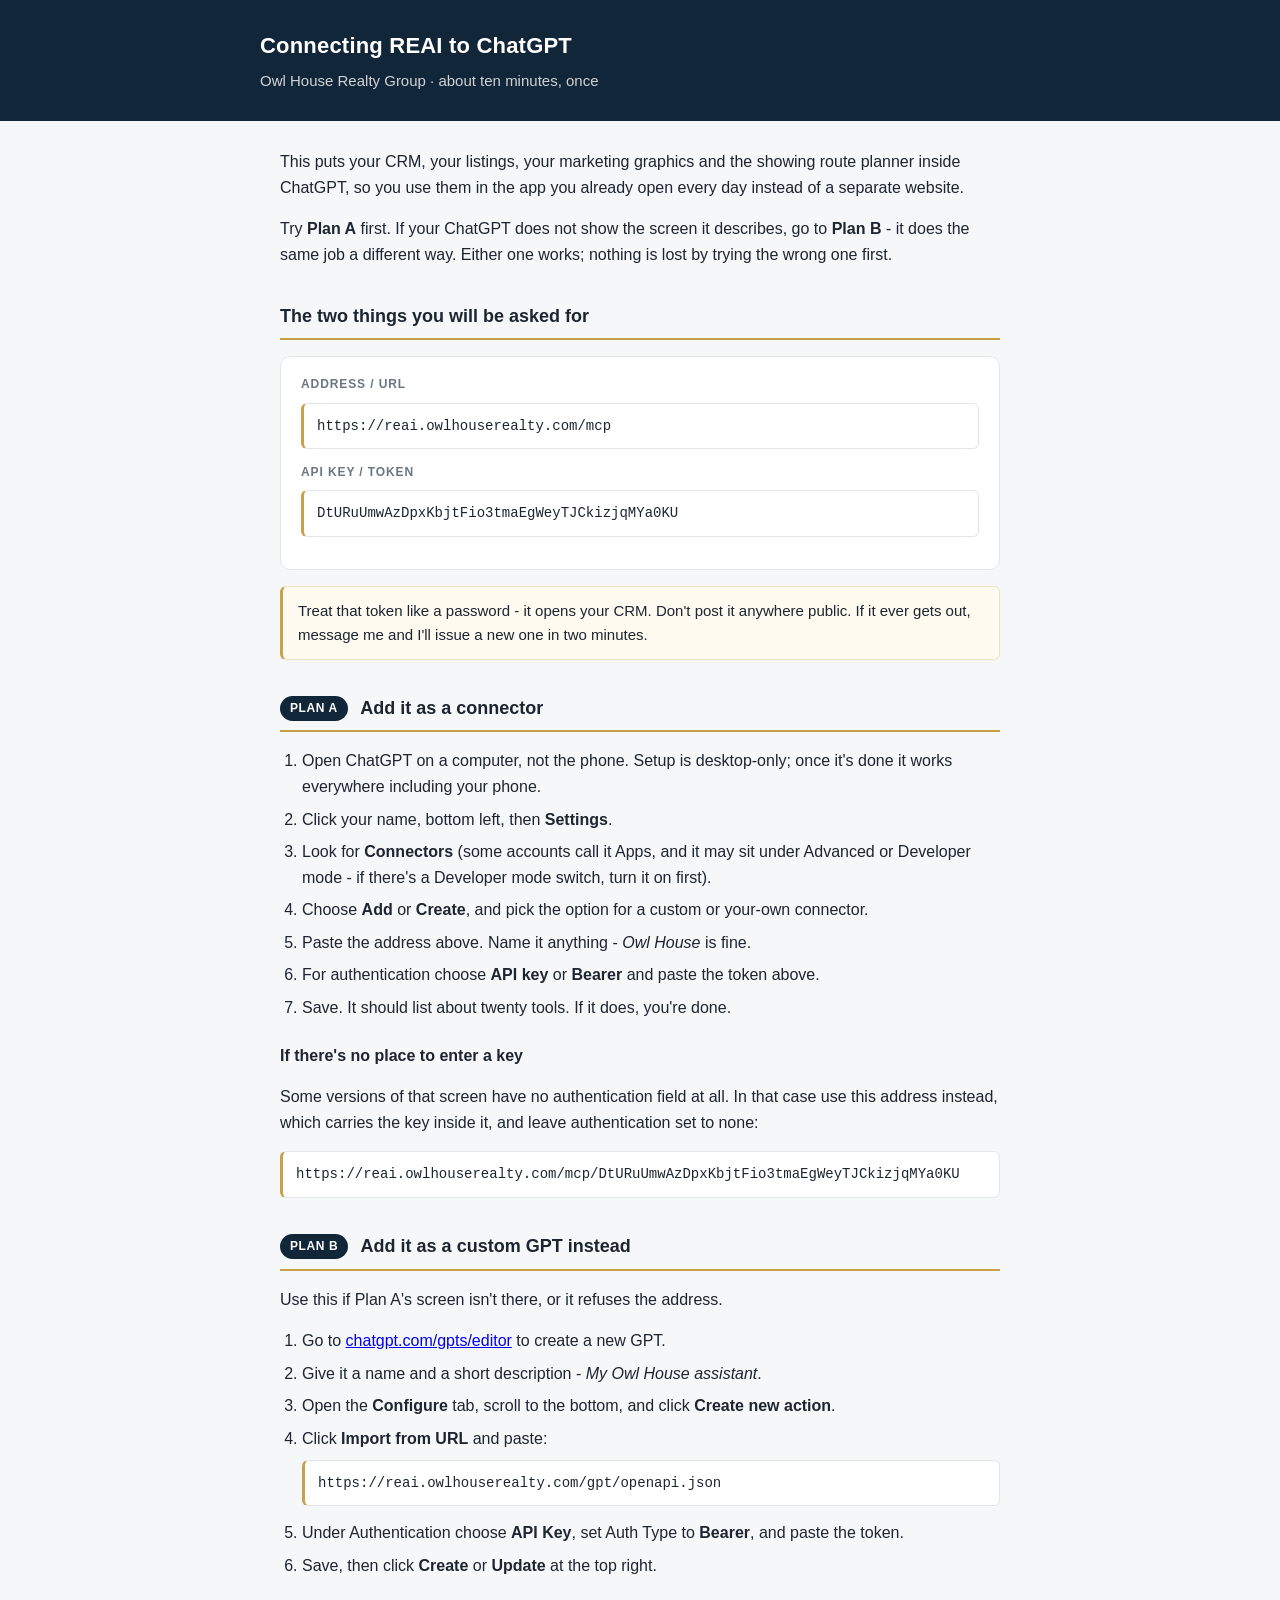
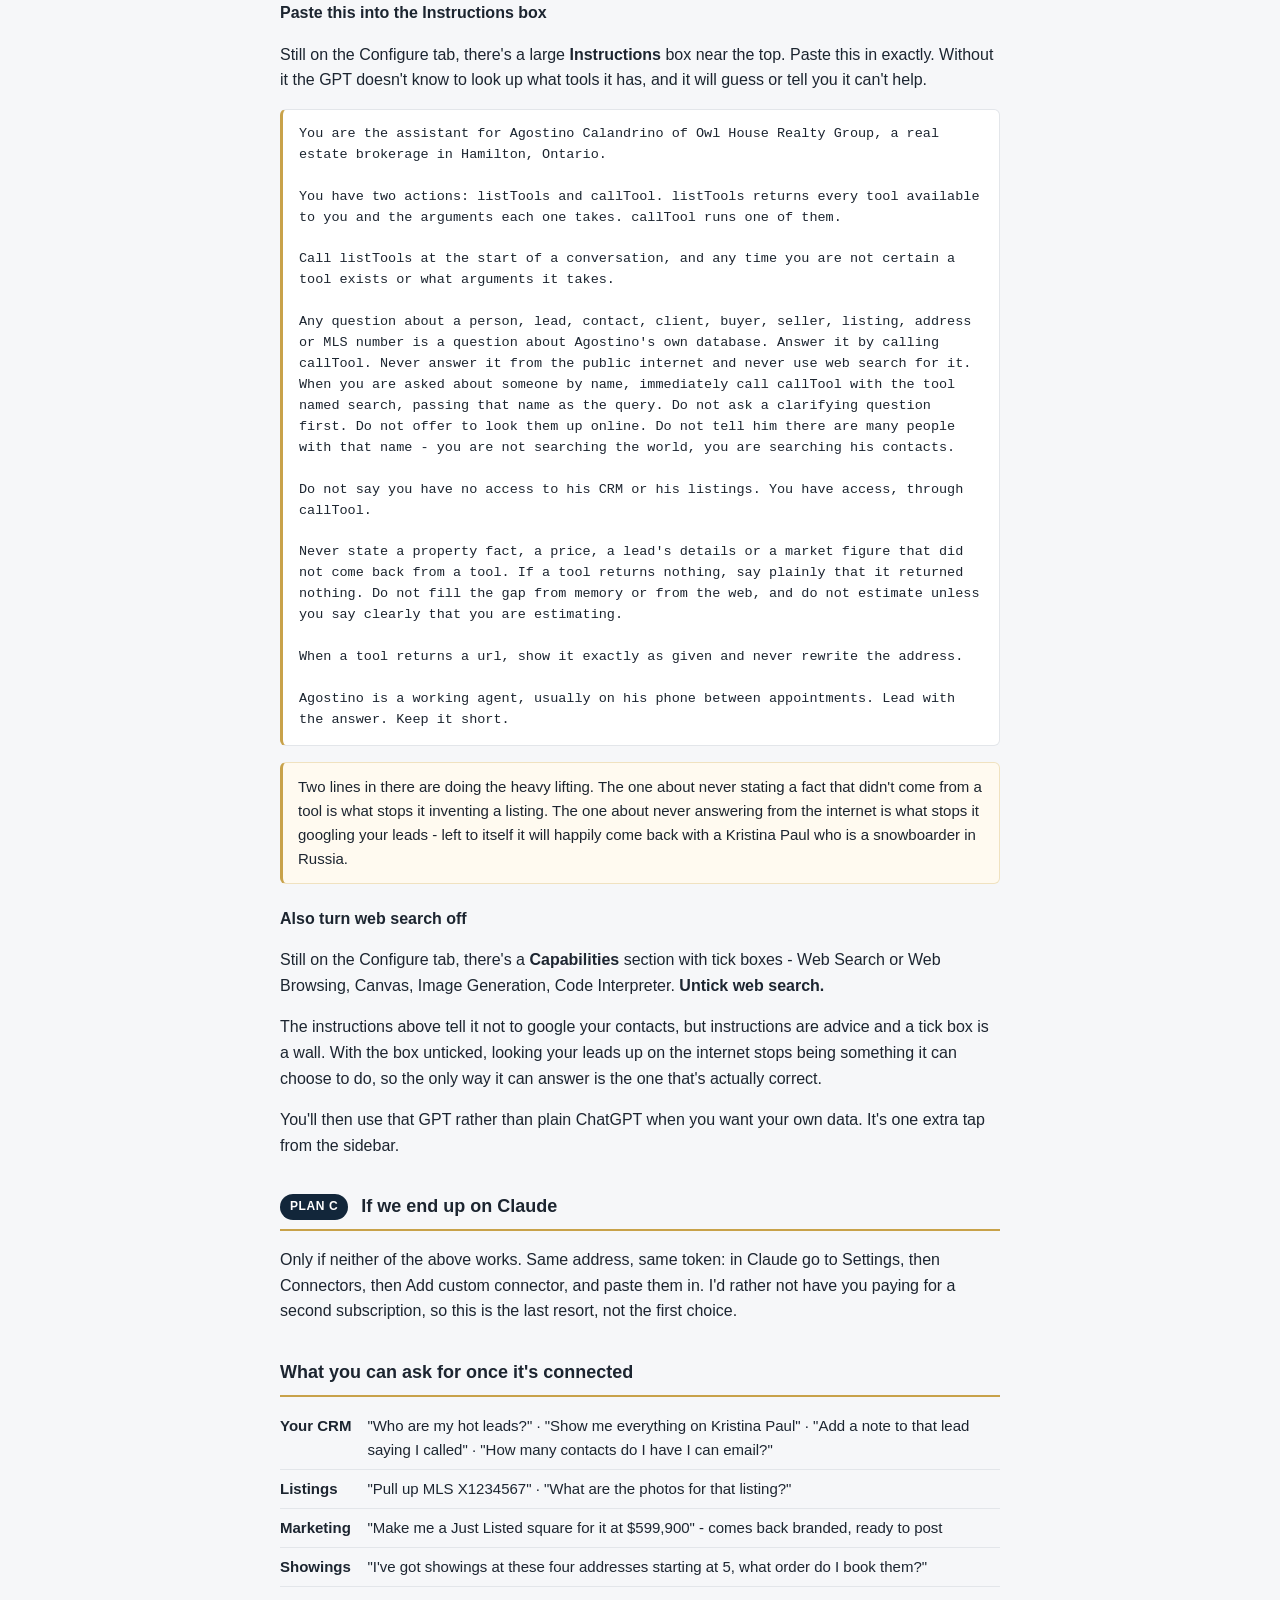
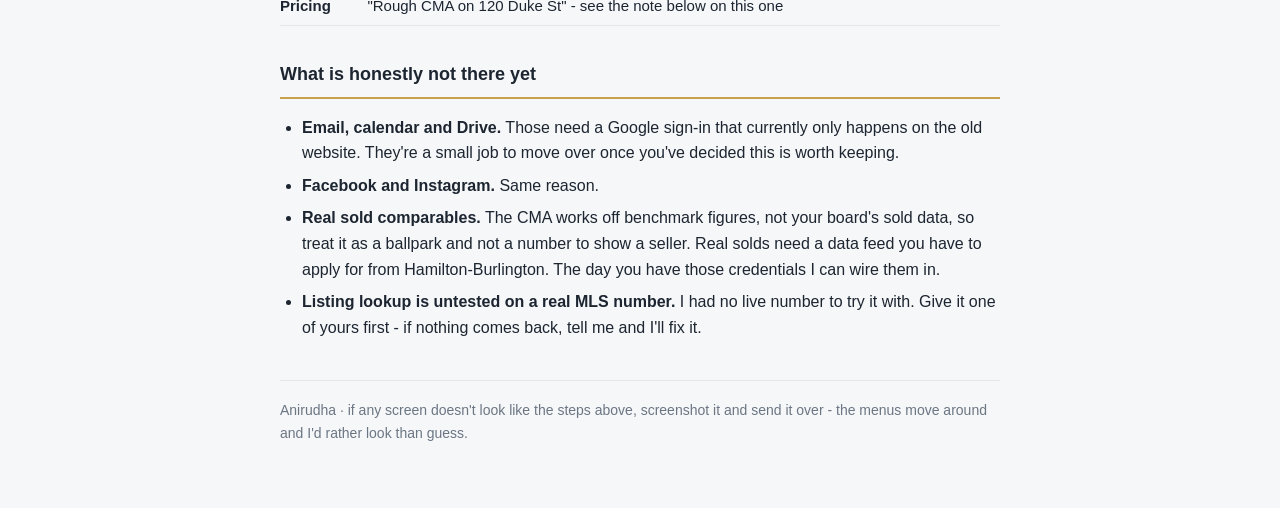
<file: app/static/connector-setup.html>
<!doctype html>
<html lang="en">
<head>
<meta charset="utf-8">
<meta name="viewport" content="width=device-width, initial-scale=1">
<title>REAI connector - setup</title>
<style>
  :root { --navy:#12263A; --gold:#C8A24A; --ink:#1c2530; --line:#e3e6ea; }
  * { box-sizing:border-box; }
  body { margin:0; background:#f6f7f9; color:var(--ink);
         font:16px/1.6 -apple-system,BlinkMacSystemFont,"Segoe UI",Roboto,Helvetica,Arial,sans-serif; }
  .wrap { max-width:760px; margin:0 auto; padding:0 20px 64px; }
  header { background:var(--navy); color:#fff; padding:28px 20px; margin-bottom:28px; }
  header .inner { max-width:760px; margin:0 auto; }
  header h1 { margin:0 0 6px; font-size:22px; letter-spacing:.2px; }
  header p { margin:0; opacity:.8; font-size:15px; }
  h2 { font-size:18px; margin:34px 0 10px; padding-bottom:8px; border-bottom:2px solid var(--gold); }
  h3 { font-size:16px; margin:22px 0 8px; }
  ol, ul { padding-left:22px; }
  li { margin:7px 0; }
  code, .field { font-family:ui-monospace,SFMono-Regular,Menlo,Consolas,monospace; font-size:14px; }
  .field { display:block; background:#fff; border:1px solid var(--line); border-left:3px solid var(--gold);
           border-radius:6px; padding:11px 13px; margin:8px 0 14px; word-break:break-all; }
  .label { font-size:12px; text-transform:uppercase; letter-spacing:.9px; color:#6b7683;
           margin-bottom:2px; font-weight:600; }
  .card { background:#fff; border:1px solid var(--line); border-radius:10px; padding:18px 20px; margin:16px 0; }
  .note { background:#fffaf0; border:1px solid #f0e2c0; border-left:3px solid var(--gold);
          border-radius:6px; padding:12px 15px; margin:16px 0; font-size:15px; }
  .plan { display:inline-block; background:var(--navy); color:#fff; font-size:12px; font-weight:700;
          letter-spacing:.6px; padding:3px 10px; border-radius:20px; margin-right:8px; vertical-align:2px; }
  table { width:100%; border-collapse:collapse; margin:10px 0; font-size:15px; }
  td { padding:7px 10px 7px 0; border-bottom:1px solid var(--line); vertical-align:top; }
  td:first-child { font-weight:600; white-space:nowrap; padding-right:16px; }
  footer { margin-top:40px; padding-top:18px; border-top:1px solid var(--line); font-size:14px; color:#6b7683; }
  pre.paste { background:#fff; border:1px solid var(--line); border-left:3px solid var(--gold);
              border-radius:6px; padding:14px 16px; font-size:13.5px; line-height:1.55;
              white-space:pre-wrap; word-break:break-word; overflow-x:auto; }
</style>
</head>
<body>

<header><div class="inner">
  <h1>Connecting REAI to ChatGPT</h1>
  <p>Owl House Realty Group &middot; about ten minutes, once</p>
</div></header>

<div class="wrap">

<p>This puts your CRM, your listings, your marketing graphics and the showing route
planner inside ChatGPT, so you use them in the app you already open every day
instead of a separate website.</p>

<p>Try <strong>Plan A</strong> first. If your ChatGPT does not show the screen it
describes, go to <strong>Plan B</strong> - it does the same job a different way.
Either one works; nothing is lost by trying the wrong one first.</p>

<h2>The two things you will be asked for</h2>

<div class="card">
  <div class="label">Address / URL</div>
  <span class="field">https://reai.owlhouserealty.com/mcp</span>
  <div class="label">API key / token</div>
  <span class="field">DtURuUmwAzDpxKbjtFio3tmaEgWeyTJCkizjqMYa0KU</span>
</div>

<div class="note">
  Treat that token like a password - it opens your CRM. Don't post it anywhere
  public. If it ever gets out, message me and I'll issue a new one in two minutes.
</div>

<h2><span class="plan">PLAN A</span> Add it as a connector</h2>

<ol>
  <li>Open ChatGPT on a computer, not the phone. Setup is desktop-only; once it's
      done it works everywhere including your phone.</li>
  <li>Click your name, bottom left, then <strong>Settings</strong>.</li>
  <li>Look for <strong>Connectors</strong> (some accounts call it Apps, and it may
      sit under Advanced or Developer mode - if there's a Developer mode switch,
      turn it on first).</li>
  <li>Choose <strong>Add</strong> or <strong>Create</strong>, and pick the option
      for a custom or your-own connector.</li>
  <li>Paste the address above. Name it anything - <em>Owl House</em> is fine.</li>
  <li>For authentication choose <strong>API key</strong> or <strong>Bearer</strong>
      and paste the token above.</li>
  <li>Save. It should list about twenty tools. If it does, you're done.</li>
</ol>

<h3>If there's no place to enter a key</h3>
<p>Some versions of that screen have no authentication field at all. In that case
use this address instead, which carries the key inside it, and leave
authentication set to none:</p>
<span class="field">https://reai.owlhouserealty.com/mcp/DtURuUmwAzDpxKbjtFio3tmaEgWeyTJCkizjqMYa0KU</span>

<h2><span class="plan">PLAN B</span> Add it as a custom GPT instead</h2>

<p>Use this if Plan A's screen isn't there, or it refuses the address.</p>

<ol>
  <li>Go to <a href="https://chatgpt.com/gpts/editor">chatgpt.com/gpts/editor</a>
      to create a new GPT.</li>
  <li>Give it a name and a short description - <em>My Owl House assistant</em>.</li>
  <li>Open the <strong>Configure</strong> tab, scroll to the bottom, and click
      <strong>Create new action</strong>.</li>
  <li>Click <strong>Import from URL</strong> and paste:
      <span class="field">https://reai.owlhouserealty.com/gpt/openapi.json</span></li>
  <li>Under Authentication choose <strong>API Key</strong>, set Auth Type to
      <strong>Bearer</strong>, and paste the token.</li>
  <li>Save, then click <strong>Create</strong> or <strong>Update</strong> at the
      top right.</li>
</ol>

<h3>Paste this into the Instructions box</h3>
<p>Still on the Configure tab, there's a large <strong>Instructions</strong> box near
the top. Paste this in exactly. Without it the GPT doesn't know to look up what
tools it has, and it will guess or tell you it can't help.</p>

<pre class="paste">You are the assistant for Agostino Calandrino of Owl House Realty Group, a real estate brokerage in Hamilton, Ontario.

You have two actions: listTools and callTool. listTools returns every tool available to you and the arguments each one takes. callTool runs one of them.

Call listTools at the start of a conversation, and any time you are not certain a tool exists or what arguments it takes.

Any question about a person, lead, contact, client, buyer, seller, listing, address or MLS number is a question about Agostino's own database. Answer it by calling callTool. Never answer it from the public internet and never use web search for it. When you are asked about someone by name, immediately call callTool with the tool named search, passing that name as the query. Do not ask a clarifying question first. Do not offer to look them up online. Do not tell him there are many people with that name - you are not searching the world, you are searching his contacts.

Do not say you have no access to his CRM or his listings. You have access, through callTool.

Never state a property fact, a price, a lead's details or a market figure that did not come back from a tool. If a tool returns nothing, say plainly that it returned nothing. Do not fill the gap from memory or from the web, and do not estimate unless you say clearly that you are estimating.

When a tool returns a url, show it exactly as given and never rewrite the address.

Agostino is a working agent, usually on his phone between appointments. Lead with the answer. Keep it short.</pre>

<div class="note">
  Two lines in there are doing the heavy lifting. The one about never stating a
  fact that didn't come from a tool is what stops it inventing a listing. The one
  about never answering from the internet is what stops it googling your leads -
  left to itself it will happily come back with a Kristina Paul who is a
  snowboarder in Russia.
</div>

<h3>Also turn web search off</h3>
<p>Still on the Configure tab, there's a <strong>Capabilities</strong> section with
tick boxes - Web Search or Web Browsing, Canvas, Image Generation, Code
Interpreter. <strong>Untick web search.</strong></p>
<p>The instructions above tell it not to google your contacts, but instructions are
advice and a tick box is a wall. With the box unticked, looking your leads up on
the internet stops being something it can choose to do, so the only way it can
answer is the one that's actually correct.</p>

<p>You'll then use that GPT rather than plain ChatGPT when you want your own data.
It's one extra tap from the sidebar.</p>

<h2><span class="plan">PLAN C</span> If we end up on Claude</h2>

<p>Only if neither of the above works. Same address, same token: in Claude go to
Settings, then Connectors, then Add custom connector, and paste them in. I'd
rather not have you paying for a second subscription, so this is the last resort,
not the first choice.</p>

<h2>What you can ask for once it's connected</h2>

<table>
  <tr><td>Your CRM</td><td>"Who are my hot leads?" &middot; "Show me everything on Kristina Paul" &middot; "Add a note to that lead saying I called" &middot; "How many contacts do I have I can email?"</td></tr>
  <tr><td>Listings</td><td>"Pull up MLS X1234567" &middot; "What are the photos for that listing?"</td></tr>
  <tr><td>Marketing</td><td>"Make me a Just Listed square for it at $599,900" - comes back branded, ready to post</td></tr>
  <tr><td>Showings</td><td>"I've got showings at these four addresses starting at 5, what order do I book them?"</td></tr>
  <tr><td>Pricing</td><td>"Rough CMA on 120 Duke St" - see the note below on this one</td></tr>
</table>

<h2>What is honestly not there yet</h2>

<ul>
  <li><strong>Email, calendar and Drive.</strong> Those need a Google sign-in that
      currently only happens on the old website. They're a small job to move over
      once you've decided this is worth keeping.</li>
  <li><strong>Facebook and Instagram.</strong> Same reason.</li>
  <li><strong>Real sold comparables.</strong> The CMA works off benchmark figures,
      not your board's sold data, so treat it as a ballpark and not a number to
      show a seller. Real solds need a data feed you have to apply for from
      Hamilton-Burlington. The day you have those credentials I can wire them in.</li>
  <li><strong>Listing lookup is untested on a real MLS number.</strong> I had no
      live number to try it with. Give it one of yours first - if nothing comes
      back, tell me and I'll fix it.</li>
</ul>

<footer>
  Anirudha &middot; if any screen doesn't look like the steps above, screenshot it
  and send it over - the menus move around and I'd rather look than guess.
</footer>

</div>
</body>
</html>
</file>
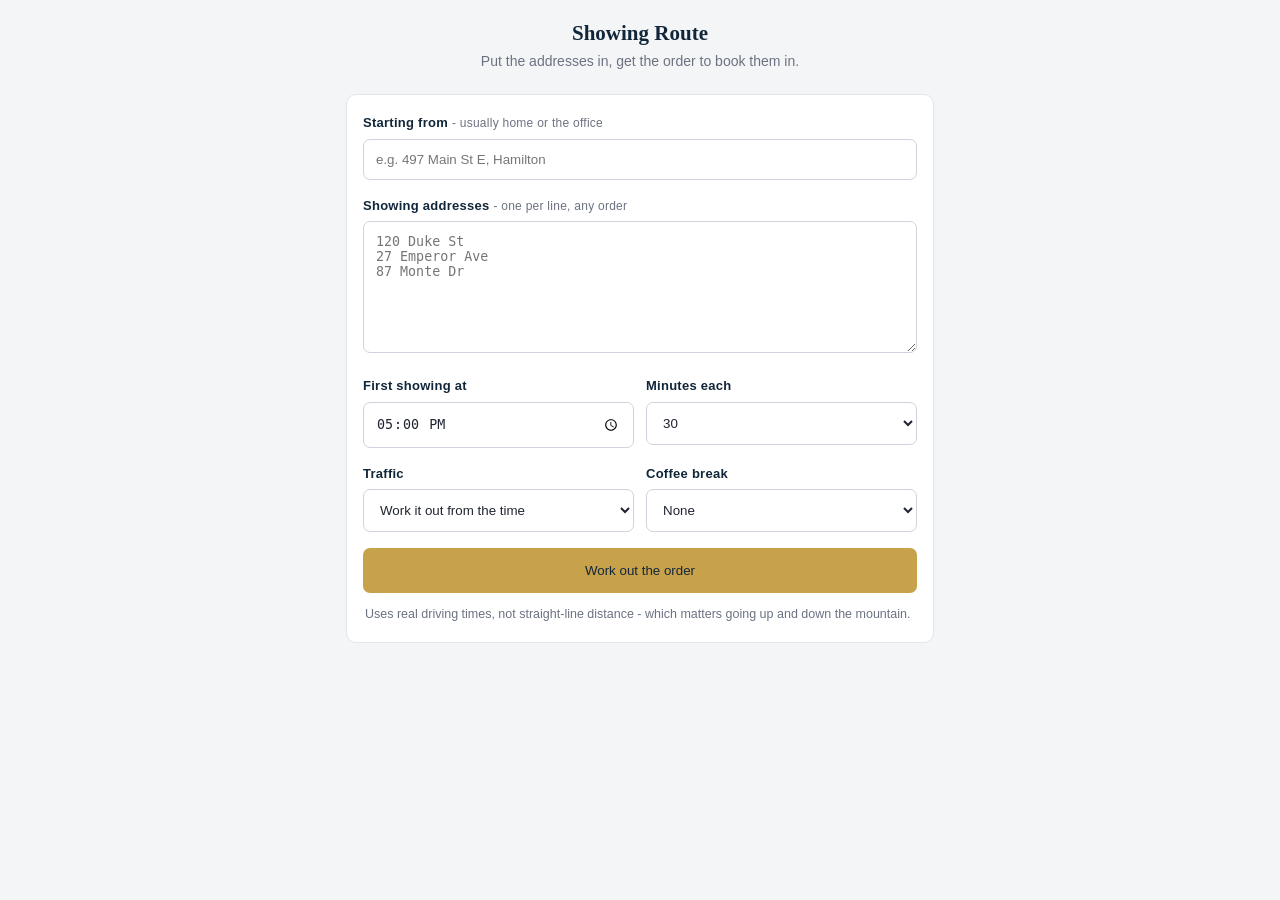
<file: app/static/showings.html>
<!DOCTYPE html>
<html lang="en">
<head>
<meta charset="utf-8">
<meta name="viewport" content="width=device-width, initial-scale=1, viewport-fit=cover">
<meta name="theme-color" content="#12263A">
<title>Showing Route - Owl House Realty</title>
<style>
  :root { --navy:#12263A; --gold:#C8A24A; --line:#e2e5ea; --muted:#6b7280; }
  * { box-sizing:border-box; -webkit-text-size-adjust:100%; }
  body { margin:0; background:#f4f5f7; color:#1f2430;
         font:16px/1.5 -apple-system,BlinkMacSystemFont,"Segoe UI",Arial,sans-serif; }
  .wrap { max-width:620px; margin:0 auto; padding:20px 16px 56px; }
  header { text-align:center; margin-bottom:22px; }
  h1 { margin:0 0 4px; font:600 21px/1.3 Georgia,serif; color:var(--navy); }
  header p { margin:0; color:var(--muted); font-size:14px; }
  .card { background:#fff; border:1px solid var(--line); border-radius:10px;
          padding:18px 16px; margin-bottom:16px; }
  label { display:block; font-size:13px; font-weight:600; color:var(--navy);
          margin-bottom:6px; letter-spacing:.02em; }
  .hint { font-weight:400; color:var(--muted); font-size:12px; }
  input, textarea, select {
    width:100%; padding:12px 12px; border:1px solid #cfd4dc; border-radius:7px;
    font:16px/1.45 inherit; background:#fff; color:inherit; }
  textarea { min-height:132px; resize:vertical; }
  input:focus, textarea:focus, select:focus { outline:2px solid var(--gold); outline-offset:-1px; border-color:var(--gold); }
  .row { display:flex; gap:12px; }
  .row > div { flex:1; min-width:0; }
  .field { margin-bottom:16px; }
  .field:last-child { margin-bottom:0; }
  button.go { width:100%; padding:15px; border:0; border-radius:7px; background:var(--gold);
              color:var(--navy); font:700 16px/1 inherit; cursor:pointer; }
  button.go:disabled { opacity:.55; cursor:default; }
  .stop { display:flex; gap:13px; padding:14px 0; border-top:1px solid var(--line); }
  .stop:first-child { border-top:0; padding-top:2px; }
  .num { flex:0 0 30px; height:30px; border-radius:50%; background:var(--navy); color:#fff;
         font:700 14px/30px inherit; text-align:center; }
  .stop .addr { font-weight:600; color:var(--navy); overflow-wrap:anywhere; }
  .stop .meta { font-size:13px; color:var(--muted); margin-top:3px; }
  .stop .vague { color:#8a6410; font-weight:600; }
  .time { margin-left:auto; text-align:right; font-weight:700; color:var(--navy);
          white-space:nowrap; padding-left:8px; }
  .banner { padding:12px 14px; border-radius:7px; font-size:14px; margin-bottom:14px; }
  .warn { background:#fff7e6; border:1px solid #f0d9a8; color:#7a5a12; }
  .rush { background:#c0392b; border:1px solid #a93226; color:#fff; font-weight:700; }
  .rush span { display:block; font-weight:400; margin-top:4px; font-size:13.5px; opacity:.95; }
  .qr { text-align:center; margin-top:14px; }
  .qr img { margin-top:10px; }
  .bad  { background:#fdecec; border:1px solid #f3c3c3; color:#8a2020; }
  .summary { display:flex; justify-content:space-between; gap:10px; font-size:14px;
             color:var(--muted); border-top:1px solid var(--line); padding-top:13px; margin-top:4px; }
  .summary b { color:var(--navy); display:block; font-size:16px; }
  a.maps { display:block; text-align:center; padding:15px; border-radius:7px;
           background:var(--navy); color:#fff; text-decoration:none; font-weight:700; }
  a.maps.alt { background:#fff; color:var(--navy); border:1px solid var(--navy);
               margin-top:10px; font-weight:600; }
  .num.brk { background:#fff; border:1px dashed #c3c8d0; color:#6b7280; line-height:28px; }
  .note { font-size:12.5px; color:var(--muted); margin:12px 2px 0; }
  #out { display:none; }
</style>
</head>
<body>
<div class="wrap">
  <header>
    <h1>Showing Route</h1>
    <p>Put the addresses in, get the order to book them in.</p>
  </header>

  <div class="card">
    <div class="field">
      <label for="home">Starting from <span class="hint">- usually home or the office</span></label>
      <input id="home" placeholder="e.g. 497 Main St E, Hamilton" autocomplete="off">
    </div>
    <div class="field">
      <label for="addrs">Showing addresses <span class="hint">- one per line, any order</span></label>
      <textarea id="addrs" placeholder="120 Duke St&#10;27 Emperor Ave&#10;87 Monte Dr"></textarea>
    </div>
    <div class="row field">
      <div>
        <label for="start">First showing at</label>
        <input id="start" type="time" value="17:00">
      </div>
      <div>
        <label for="mins">Minutes each</label>
        <select id="mins">
          <option>15</option><option>20</option><option selected>30</option>
          <option>45</option><option>60</option>
        </select>
      </div>
    </div>
    <div class="row field">
      <div>
        <label for="traffic">Traffic</label>
        <select id="traffic">
          <option value="auto" selected>Work it out from the time</option>
          <option value="rush">Rush hour</option>
          <option value="normal">Normal</option>
          <option value="light">Clear roads</option>
        </select>
      </div>
      <div>
        <label for="brk">Coffee break</label>
        <select id="brk">
          <option value="0" selected>None</option>
          <!-- A three-showing night is his agent's normal, and a break after
               the last one is not a break. Without this, the option was
               unusable on exactly the run he described. -->
          <option value="2">15 min after the 2nd</option>
          <option value="3">15 min after the 3rd</option>
          <option value="4">15 min after the 4th</option>
        </select>
      </div>
    </div>
    <button class="go" id="go">Work out the order</button>
    <p class="note">Uses real driving times, not straight-line distance - which matters
      going up and down the mountain.</p>
  </div>

  <div id="out"></div>
</div>

<script>
const $ = id => document.getElementById(id);
const esc = s => String(s).replace(/[&<>"]/g, c => ({'&':'&amp;','<':'&lt;','>':'&gt;','"':'&quot;'}[c]));

$('go').addEventListener('click', async () => {
  const home = $('home').value.trim();
  const addresses = $('addrs').value.split('\n').map(s => s.trim()).filter(Boolean);
  const btn = $('go'), out = $('out');

  if (!home)               return show(`<div class="banner bad">Enter the address you're starting from.</div>`);
  if (addresses.length < 2) return show(`<div class="banner bad">Enter at least two showing addresses.</div>`);

  btn.disabled = true;
  btn.textContent = 'Looking up the addresses…';
  out.style.display = 'none';

  try {
    const res = await fetch('/api/showings/route', {
      method: 'POST',
      headers: {'Content-Type': 'application/json'},
      body: JSON.stringify({
        home, addresses,
        start: $('start').value || '17:00',
        showing_minutes: parseInt($('mins').value, 10) || 30,
        traffic: $('traffic').value,
        break_after: parseInt($('brk').value, 10) || 0
      })
    });
    render(await res.json());
  } catch (e) {
    show(`<div class="banner bad">Couldn't reach the server. Check your signal and try again.</div>`);
  } finally {
    btn.disabled = false;
    btn.textContent = 'Work out the order';
  }
});

// A postal code is what actually rescues these - some newer streets have no
// house numbers in the free map data at all, and no amount of respelling the
// street type will find them.
function notFound(list) {
  return `<div class="banner warn">Couldn't find: ${list.map(esc).join(', ')}.
          Add the postal code to those ones - that nearly always finds them.</div>`;
}

function show(html) {
  const out = $('out');
  out.innerHTML = html;
  out.style.display = 'block';
  out.scrollIntoView({behavior: 'smooth', block: 'start'});
}

function render(d) {
  if (!d.ok) {
    let html = `<div class="banner bad">${esc(d.error || 'Something went wrong.')}</div>`;
    if (d.not_found && d.not_found.length) html += notFound(d.not_found);
    return show(html);
  }

  let html = '';
  if (d.rush_alert)
    html += `<div class="banner rush">Rush hour<span>${esc(d.rush_advice)}</span></div>`;
  if (d.not_found && d.not_found.length) html += notFound(d.not_found);
  (d.warnings || []).forEach(w => { html += `<div class="banner warn">${esc(w)}</div>`; });

  html += `<div class="card"><div class="stop"><div class="num">⚑</div>
           <div><div class="addr">Leave from your starting point</div>
           <div class="meta">to be at the first showing on time</div></div>
           <div class="time">${esc(d.leave_at)}</div></div>`;

  d.stops.forEach(s => {
    const matched = s.precise
      ? `<div class="meta">${esc(s.matched)}</div>`
      : `<div class="meta vague">⚠ matched the street only: ${esc(s.matched)}</div>`;
    html += `<div class="stop"><div class="num">${s.position}</div>
      <div><div class="addr">${esc(s.address)}</div>
      ${matched}
      <div class="meta">${s.drive_minutes} min drive from ${esc(s.from)} · ${s.drive_km} km</div></div>
      <div class="time">${esc(s.book_at)}</div></div>`;
    if (s.break_after) {
      const place = s.break_place
        ? `<div class="meta"><a href="${esc(s.break_place.maps_url)}" target="_blank"
             rel="noopener">${esc(s.break_place.name)}</a>${
             s.break_place.address ? ' · ' + esc(s.break_place.address) : ''} - roughly on the way</div>`
        : `<div class="meta">coffee, food or a washroom stop before the next one</div>`;
      html += `<div class="stop"><div class="num brk">☕</div>
        <div><div class="addr">${s.break_minutes} minute break</div>${place}</div>
        <div class="time">${esc(s.break_at)}</div></div>`;
    }
  });

  html += `<div class="stop"><div class="num">⌂</div>
      <div><div class="addr">Back to your starting point</div>
      <div class="meta">${d.home_drive_minutes} min from the last showing</div></div>
      <div class="time">${esc(d.home_at)}</div></div>`;

  html += `<div class="summary">
      <div>Total driving<b>${d.total_drive_minutes} min</b></div>
      <div>Done showing<b>${esc(d.finish_at)}</b></div>
      <div>Stops<b>${d.stops.length}</b></div>
    </div></div>`;

  html += `<a class="maps" href="${esc(d.maps_url)}" target="_blank" rel="noopener">
             Open the whole route in Google Maps</a>`;
  html += `<a class="maps alt" href="${esc(d.maps_url_no_tolls)}" target="_blank" rel="noopener">
             Same route, avoiding toll roads${d.long_run ? ' (the 407)' : ''}</a>`;
  if (d.long_run)
    html += `<p class="note">This run leaves town, so Maps may put you on the 407.
             Use the second link if you'd rather not pay the toll.</p>`;
  // A QR is for getting the route off a laptop and onto a phone. On the phone
  // itself it is pointless - you cannot scan the screen you are holding - so
  // there it becomes a share button instead.
  const onPhone = window.matchMedia('(max-width: 700px)').matches;
  if (d.qr && !onPhone)
    html += `<div class="card qr"><div class="addr">Send it to your phone</div>
      <p class="note" style="margin-top:4px">Point your phone camera at this and the whole
      route opens in Maps. No copying links.</p>
      <img src="${esc(d.qr)}" alt="QR code for the route" width="168" height="168"></div>`;
  else if (d.maps_url)
    html += `<button class="go share" id="share" data-url="${esc(d.maps_url)}"
               style="margin-top:12px">Share or copy the route link</button>`;
  html += `<p class="note">Book them in Supra at the times above.${
      d.traffic_note ? ' ' + esc(d.traffic_note) : ''}${
      d.exact ? ' Every possible order was checked - this is the shortest one.'
              : ' With this many stops it uses a very close approximation rather than checking every order.'}</p>`;

  show(html);

  const share = $('share');
  if (share) share.addEventListener('click', async () => {
    const url = share.dataset.url;
    try {
      if (navigator.share) return await navigator.share({title: 'Showing route', url});
      await navigator.clipboard.writeText(url);
      share.textContent = 'Link copied';
    } catch (e) {
      // A cancelled share sheet lands here too, which is not worth shouting about.
    }
  });
}
</script>
</body>
</html>
</file>
